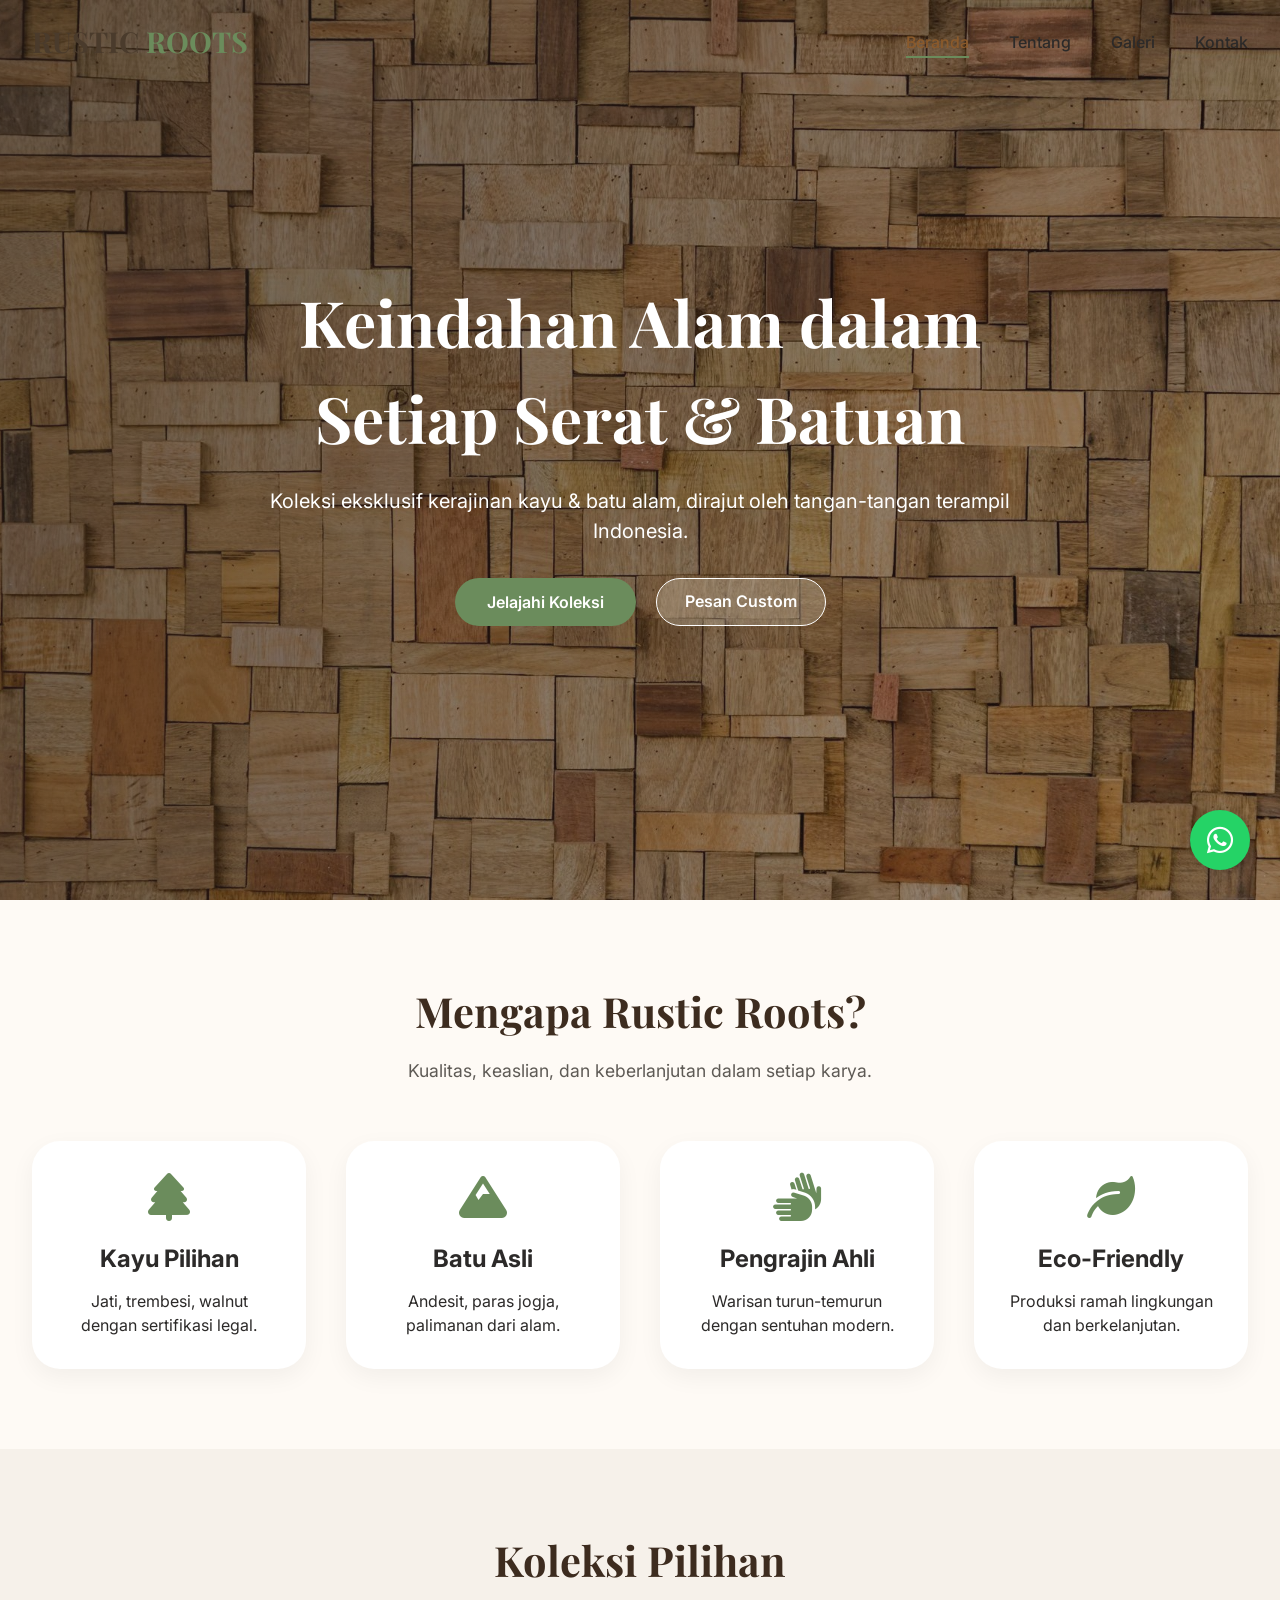
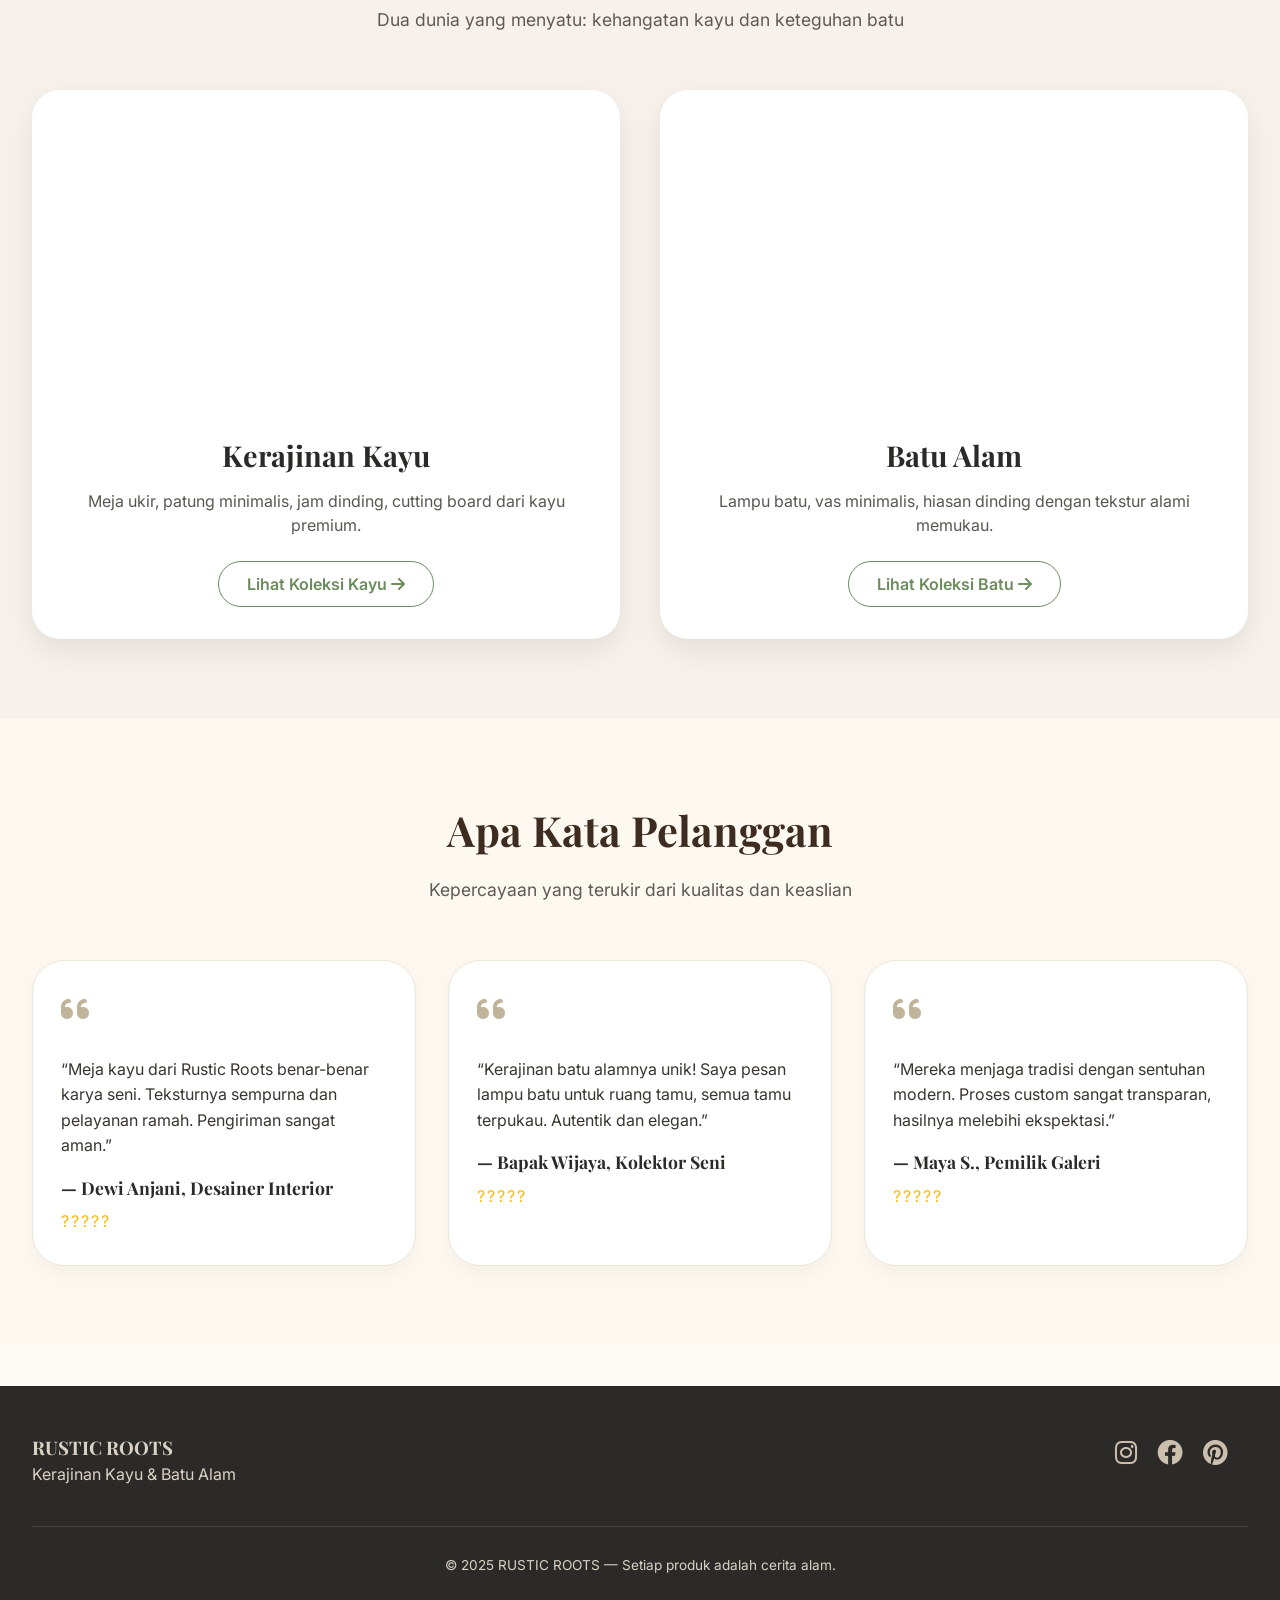
<file: index.html>
<!DOCTYPE html>
<html lang="id">
<head>
    <meta charset="UTF-8">
    <meta name="viewport" content="width=device-width, initial-scale=1.0">
    <title>Rustic Roots | Beranda</title>
    <link href="https://fonts.googleapis.com/css2?family=Inter:wght@300;400;500;600;700&family=Playfair+Display:wght@400;500;600;700;800&display=swap" rel="stylesheet">
    <link rel="stylesheet" href="https://cdnjs.cloudflare.com/ajax/libs/font-awesome/6.0.0-beta3/css/all.min.css">
    <link rel="stylesheet" href="style.css">
</head>
<body>
<nav class="navbar" id="navbar">
    <div class="nav-container">
        <a href="index.html" class="logo">RUSTIC <span>ROOTS</span></a>
        <div class="menu-toggle" id="menuToggle"><i class="fas fa-bars"></i></div>
        <ul class="nav-links" id="navLinks">
            <li><a href="index.html">Beranda</a></li>
            <li><a href="tentang.html">Tentang</a></li>
            <li><a href="galeri.html">Galeri</a></li>
            <li><a href="kontak.html">Kontak</a></li>
        </ul>
    </div>
</nav>

<section class="hero" style="min-height:100vh; background:linear-gradient(107deg, rgba(40,32,25,0.65) 0%, rgba(30,28,26,0.4) 100%), url('images/umum/hero-bg.webp') center/cover no-repeat; display:flex; align-items:center; text-align:center;">
    <div class="hero-content" style="max-width:780px; margin:0 auto; color:white;">
        <h1 style="font-size:4rem; margin-bottom:20px; font-family:'Playfair Display',serif;">Keindahan Alam dalam Setiap Serat & Batuan</h1>
        <p style="font-size:1.25rem; margin-bottom:32px;">Koleksi eksklusif kerajinan kayu & batu alam, dirajut oleh tangan-tangan terampil Indonesia.</p>
        <div class="hero-buttons" style="display:flex; gap:20px; justify-content:center; flex-wrap:wrap;">
            <a href="#kategori" class="btn-primary">Jelajahi Koleksi</a>
            <a href="kontak.html" class="btn-outline" style="background:rgba(255,255,240,0.2); color:white; border-color:white;">Pesan Custom</a>
        </div>
    </div>
</section>

<section class="feature-section" style="padding:80px 0;">
    <div class="container">
        <h2 class="section-title">Mengapa Rustic Roots?</h2>
        <p class="section-sub">Kualitas, keaslian, dan keberlanjutan dalam setiap karya.</p>
        <div class="feature-grid">
            <div class="feature-card"><i class="fas fa-tree"></i><h3>Kayu Pilihan</h3><p>Jati, trembesi, walnut dengan sertifikasi legal.</p></div>
            <div class="feature-card"><i class="fas fa-mountain"></i><h3>Batu Asli</h3><p>Andesit, paras jogja, palimanan dari alam.</p></div>
            <div class="feature-card"><i class="fas fa-hands"></i><h3>Pengrajin Ahli</h3><p>Warisan turun-temurun dengan sentuhan modern.</p></div>
            <div class="feature-card"><i class="fas fa-leaf"></i><h3>Eco-Friendly</h3><p>Produksi ramah lingkungan dan berkelanjutan.</p></div>
        </div>
    </div>
</section>

<section id="kategori" style="padding:80px 0; background:#F6F1EA;">
    <div class="container">
        <h2 class="section-title">Koleksi Pilihan</h2>
        <p class="section-sub">Dua dunia yang menyatu: kehangatan kayu dan keteguhan batu</p>
        <div class="category-grid-home">
            <div class="category-card-home">
                <div class="category-img" style="background-image:url('https://images.unsplash.com/photo-1618221195710-dd6b41faaea6?q=80&w=2000&auto=format');"></div>
                <h3>Kerajinan Kayu</h3>
                <p>Meja ukir, patung minimalis, jam dinding, cutting board dari kayu premium.</p>
                <a href="kayu.html" class="btn-outline">Lihat Koleksi Kayu <i class="fas fa-arrow-right"></i></a>
            </div>
            <div class="category-card-home">
                <div class="category-img" style="background-image:url('https://images.unsplash.com/photo-1602246880819-36ed7e1e55d0?q=80&w=1974&auto=format');"></div>
                <h3>Batu Alam</h3>
                <p>Lampu batu, vas minimalis, hiasan dinding dengan tekstur alami memukau.</p>
                <a href="batu.html" class="btn-outline">Lihat Koleksi Batu <i class="fas fa-arrow-right"></i></a>
            </div>
        </div>
    </div>
</section>

<!-- Testimoni Section -->
<section class="testimoni-section">
    <div class="container">
        <h2 class="section-title">Apa Kata Pelanggan</h2>
        <p class="section-sub">Kepercayaan yang terukir dari kualitas dan keaslian</p>
        <div class="testimoni-grid">
            <div class="testimoni-card">
                <i class="fas fa-quote-left"></i>
                <p class="testimoni-text">“Meja kayu dari Rustic Roots benar-benar karya seni. Teksturnya sempurna dan pelayanan ramah. Pengiriman sangat aman.”</p>
                <div class="testimoni-name">— Dewi Anjani, Desainer Interior</div>
                <div class="rating">?????</div>
            </div>
            <div class="testimoni-card">
                <i class="fas fa-quote-left"></i>
                <p class="testimoni-text">“Kerajinan batu alamnya unik! Saya pesan lampu batu untuk ruang tamu, semua tamu terpukau. Autentik dan elegan.”</p>
                <div class="testimoni-name">— Bapak Wijaya, Kolektor Seni</div>
                <div class="rating">?????</div>
            </div>
            <div class="testimoni-card">
                <i class="fas fa-quote-left"></i>
                <p class="testimoni-text">“Mereka menjaga tradisi dengan sentuhan modern. Proses custom sangat transparan, hasilnya melebihi ekspektasi.”</p>
                <div class="testimoni-name">— Maya S., Pemilik Galeri</div>
                <div class="rating">?????</div>
            </div>
        </div>
    </div>
</section>

<footer>
    <div class="container">
        <div class="footer-content">
            <div><h3 style="font-family:'Playfair Display';">RUSTIC ROOTS</h3><p>Kerajinan Kayu & Batu Alam</p></div>
            <div class="social-links"><a href="#"><i class="fab fa-instagram"></i></a><a href="#"><i class="fab fa-facebook"></i></a><a href="#"><i class="fab fa-pinterest"></i></a></div>
        </div>
        <div class="copyright">&copy; 2025 RUSTIC ROOTS — Setiap produk adalah cerita alam.</div>
    </div>
</footer>

<script src="script.js"></script>
</body>
</html>
</file>
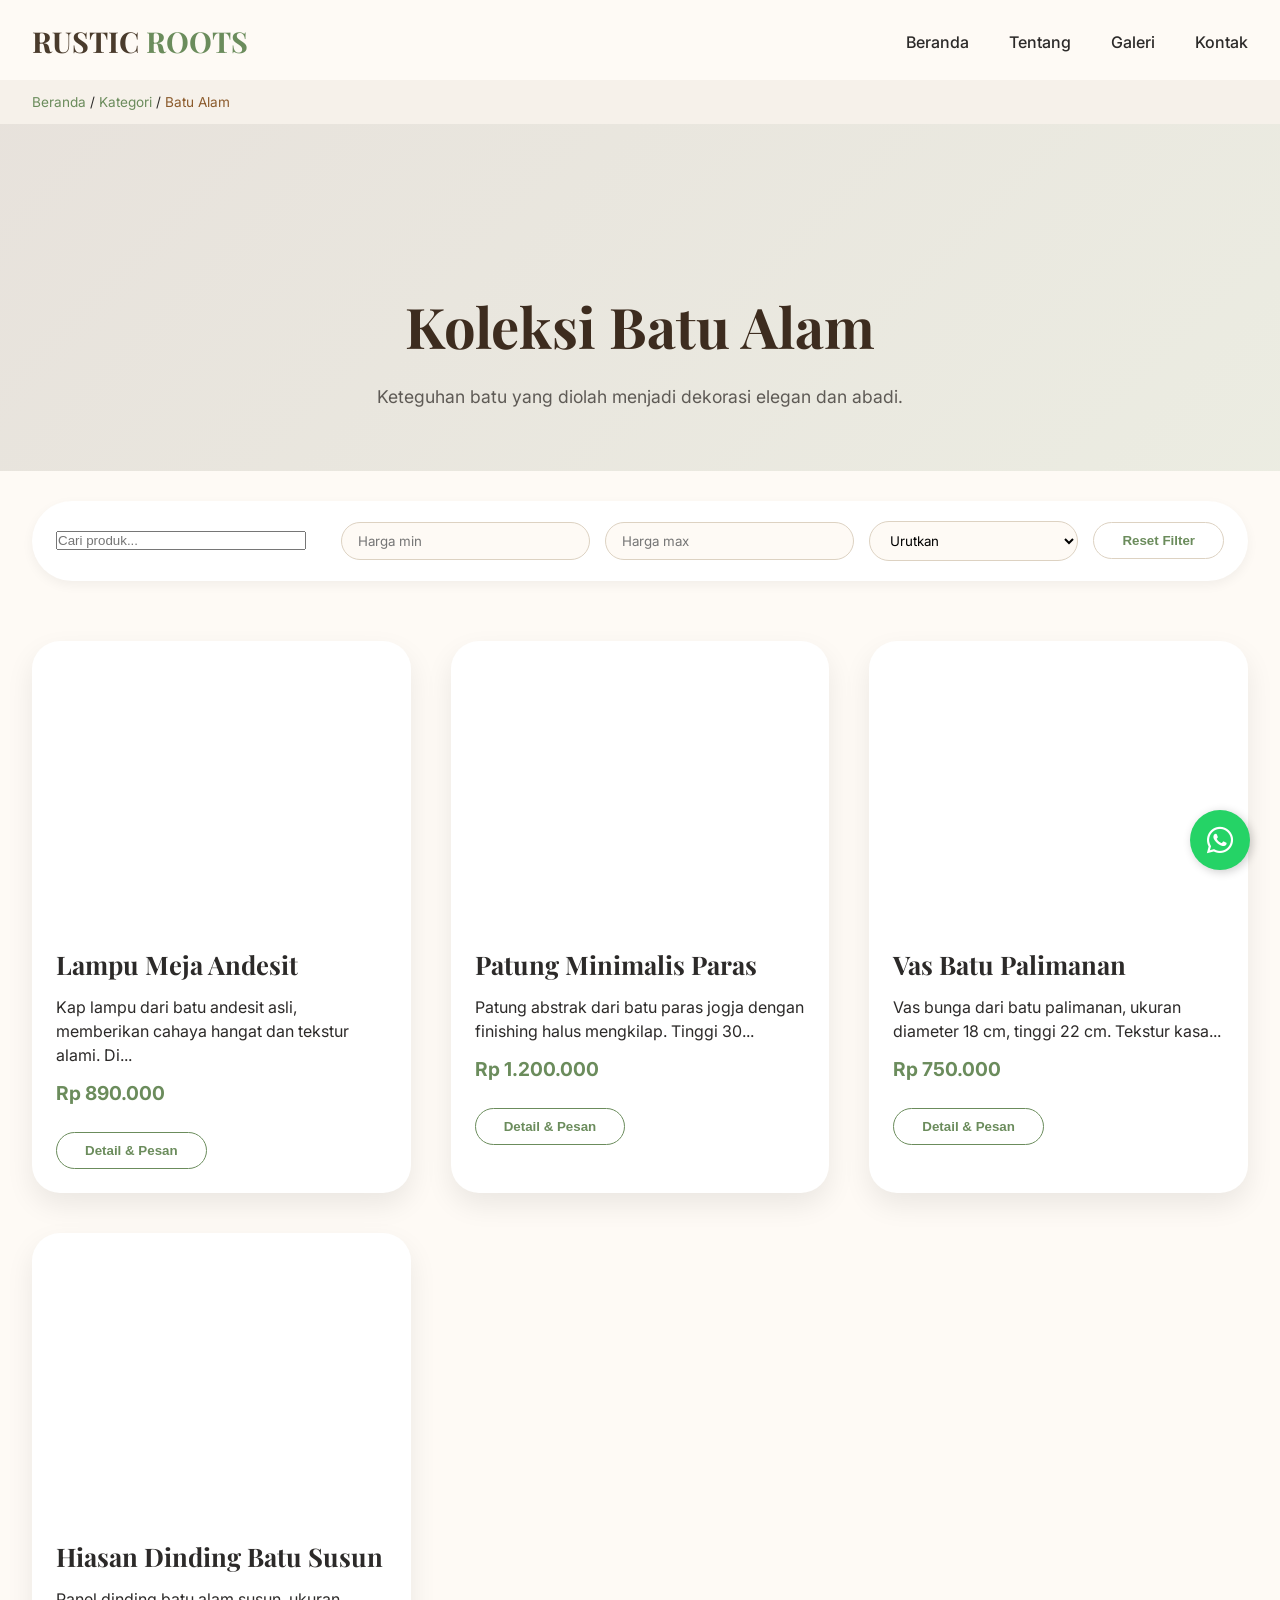
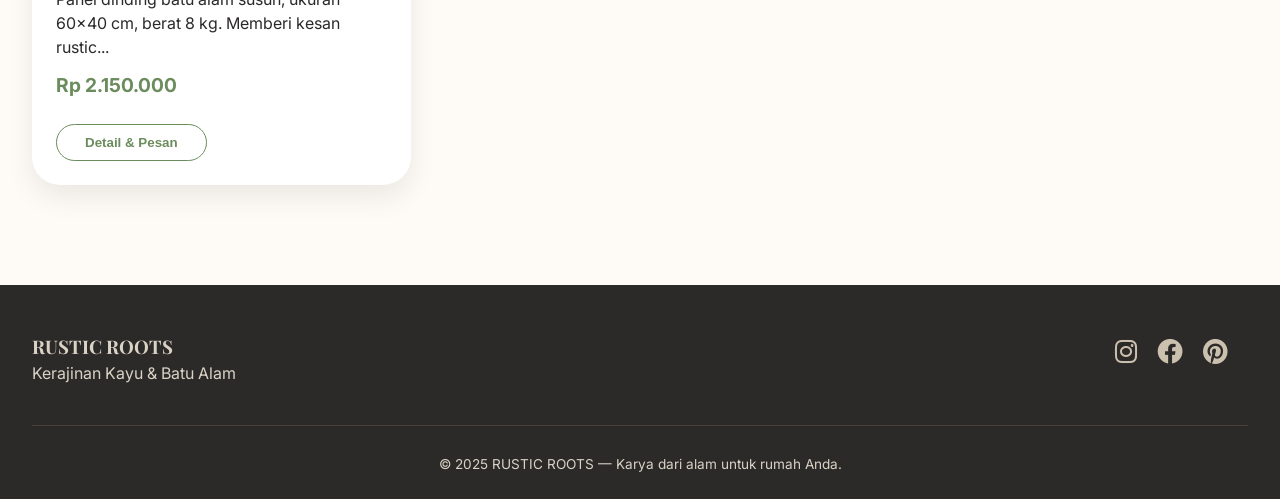
<file: batu.html>
<!DOCTYPE html>
<html lang="id">
<head>
    <meta charset="UTF-8">
    <meta name="viewport" content="width=device-width, initial-scale=1.0">
    <title>Rustic Roots | Koleksi Batu Alam</title>
    <link href="https://fonts.googleapis.com/css2?family=Inter:wght@300;400;500;600;700&family=Playfair+Display:wght@400;500;600;700;800&display=swap" rel="stylesheet">
    <link rel="stylesheet" href="https://cdnjs.cloudflare.com/ajax/libs/font-awesome/6.0.0-beta3/css/all.min.css">
    <link rel="stylesheet" href="style.css">
</head>
<body>
<nav class="navbar" id="navbar">
    <div class="nav-container">
        <a href="index.html" class="logo">RUSTIC <span>ROOTS</span></a>
        <div class="menu-toggle" id="menuToggle"><i class="fas fa-bars"></i></div>
        <ul class="nav-links" id="navLinks">
            <li><a href="index.html">Beranda</a></li>
            <li><a href="tentang.html">Tentang</a></li>
            <li><a href="galeri.html">Galeri</a></li>
            <li><a href="kontak.html">Kontak</a></li>
        </ul>
    </div>
</nav>

<div class="breadcrumb">
    <div class="container"><a href="index.html">Beranda</a> / <a href="index.html#kategori">Kategori</a> / <span>Batu Alam</span></div>
</div>

<div class="page-header" style="--bg-img: url('https://images.unsplash.com/photo-1602246880819-36ed7e1e55d0?q=80&w=1974&auto=format');">
    <div class="container"><h1>Koleksi Batu Alam</h1><p>Keteguhan batu yang diolah menjadi dekorasi elegan dan abadi.</p></div>
</div>

<div class="container">
    <!-- Filter Section -->
    <div class="filter-section">
        <div class="search-box">
            <input type="text" id="searchInput" placeholder="Cari produk...">
        </div>
        <div class="filter-group">
            <input type="number" id="minPrice" placeholder="Harga min" step="50000">
            <input type="number" id="maxPrice" placeholder="Harga max" step="50000">
            <select id="sortSelect">
                <option value="default">Urutkan</option>
                <option value="price_asc">Harga: Rendah ke Tinggi</option>
                <option value="price_desc">Harga: Tinggi ke Rendah</option>
                <option value="name_asc">Nama: A-Z</option>
            </select>
            <button id="resetFilter" class="btn-outline filter-reset">Reset Filter</button>
        </div>
    </div>
    <div class="product-grid" id="productGrid"></div>
</div>

<!-- Modal -->
<div id="productModal" class="modal">
    <div class="modal-content">
        <div class="modal-header"><h2>Detail Produk</h2><span class="close-modal">&times;</span></div>
        <div class="modal-body" id="modalBody"></div>
        <div class="modal-footer"><button class="btn-outline" id="closeModalBtn">Tutup</button><a href="#" id="whatsappOrderBtn" class="btn-primary" target="_blank"><i class="fab fa-whatsapp"></i> Pesan via WhatsApp</a></div>
    </div>
</div>

<footer>
    <div class="container">
        <div class="footer-content"><div><h3 style="font-family:'Playfair Display';">RUSTIC ROOTS</h3><p>Kerajinan Kayu & Batu Alam</p></div><div class="social-links"><a href="#"><i class="fab fa-instagram"></i></a><a href="#"><i class="fab fa-facebook"></i></a><a href="#"><i class="fab fa-pinterest"></i></a></div></div>
        <div class="copyright">&copy; 2025 RUSTIC ROOTS — Karya dari alam untuk rumah Anda.</div>
    </div>
</footer>

<script src="script.js"></script>
<script>
    let stoneProducts = [];

    fetch('data/produk-batu.json')
        .then(response => response.json())
        .then(data => {
            stoneProducts = data.products;
            initFilterAndRender();
        })
        .catch(error => console.error('Error loading products:', error));

    const productGrid = document.getElementById('productGrid');
    
    function renderProducts(products) {
        productGrid.innerHTML = '';
        products.forEach(p => {
            const card = document.createElement('div');
            card.className = 'product-card';
            card.innerHTML = `<div class="product-img" style="background-image:url('${p.images[0]}');"></div><div class="product-info"><h3>${p.name}</h3><p>${p.description.substring(0,80)}...</p><div class="product-price">${p.priceFormatted}</div><button class="btn-outline detail-btn" data-id="${p.id}" style="margin-top:12px;">Detail & Pesan</button></div>`;
            productGrid.appendChild(card);
        });
        document.querySelectorAll('.detail-btn').forEach(btn => btn.addEventListener('click', (e) => { 
            const id = parseInt(btn.dataset.id); 
            const product = stoneProducts.find(x => x.id === id); 
            if(product) showModal(product); 
        }));
    }

    const modal = document.getElementById('productModal');
    const modalBody = document.getElementById('modalBody');
    const closeSpan = document.querySelector('.close-modal');
    const closeBtn = document.getElementById('closeModalBtn');
    const waBtn = document.getElementById('whatsappOrderBtn');

    function showModal(product) {
        modalBody.innerHTML = `<div class="modal-gallery"><img class="main-image" id="modalMainImage" src="${product.images[0]}"><div class="thumbnail-list">${product.images.map((img,idx) => `<img class="thumbnail ${idx===0?'active':''}" src="${img}" data-img="${img}">`).join('')}</div></div><div class="modal-detail"><h3>${product.name}</h3><div class="price">${product.priceFormatted}</div><p><strong>Deskripsi:</strong><br>${product.description}</p><p><i class="fas fa-images"></i> ${product.images.length} foto</p></div>`;
        const thumbnails = document.querySelectorAll('.thumbnail');
        const mainImg = document.getElementById('modalMainImage');
        thumbnails.forEach(t => t.addEventListener('click', () => { mainImg.src = t.dataset.img; thumbnails.forEach(th => th.classList.remove('active')); t.classList.add('active'); }));
        waBtn.href = `https://wa.me/6281210166425?text=${encodeURIComponent(`Halo, saya tertarik dengan produk "${product.name}" (${product.priceFormatted}).`)}`;
        modal.style.display = 'flex';
        document.body.style.overflow = 'hidden';
    }
    function closeModal() { modal.style.display = 'none'; document.body.style.overflow = 'auto'; }
    closeSpan.addEventListener('click', closeModal);
    closeBtn.addEventListener('click', closeModal);
    window.addEventListener('click', (e) => { if(e.target === modal) closeModal(); });

    function initFilterAndRender() {
        if (typeof initFilter === 'function') {
            initFilter(stoneProducts, 'productGrid', renderProducts);
        } else {
            // Fallback filter
            const searchInput = document.getElementById('searchInput');
            const minPrice = document.getElementById('minPrice');
            const maxPrice = document.getElementById('maxPrice');
            const sortSelect = document.getElementById('sortSelect');
            const resetBtn = document.getElementById('resetFilter');
            function filterAndRender() {
                let filtered = [...stoneProducts];
                const keyword = searchInput.value.toLowerCase();
                if (keyword) filtered = filtered.filter(p => p.name.toLowerCase().includes(keyword));
                const min = minPrice.value ? parseInt(minPrice.value) : 0;
                const max = maxPrice.value ? parseInt(maxPrice.value) : Infinity;
                filtered = filtered.filter(p => p.price >= min && p.price <= max);
                const sort = sortSelect.value;
                if (sort === 'price_asc') filtered.sort((a,b) => a.price - b.price);
                else if (sort === 'price_desc') filtered.sort((a,b) => b.price - a.price);
                else if (sort === 'name_asc') filtered.sort((a,b) => a.name.localeCompare(b.name));
                renderProducts(filtered);
            }
            searchInput.addEventListener('input', filterAndRender);
            minPrice.addEventListener('input', filterAndRender);
            maxPrice.addEventListener('input', filterAndRender);
            sortSelect.addEventListener('change', filterAndRender);
            resetBtn.addEventListener('click', () => {
                searchInput.value = '';
                minPrice.value = '';
                maxPrice.value = '';
                sortSelect.value = 'default';
                filterAndRender();
            });
            filterAndRender();
        }
    }
</script>
</body>
</html>
</file>
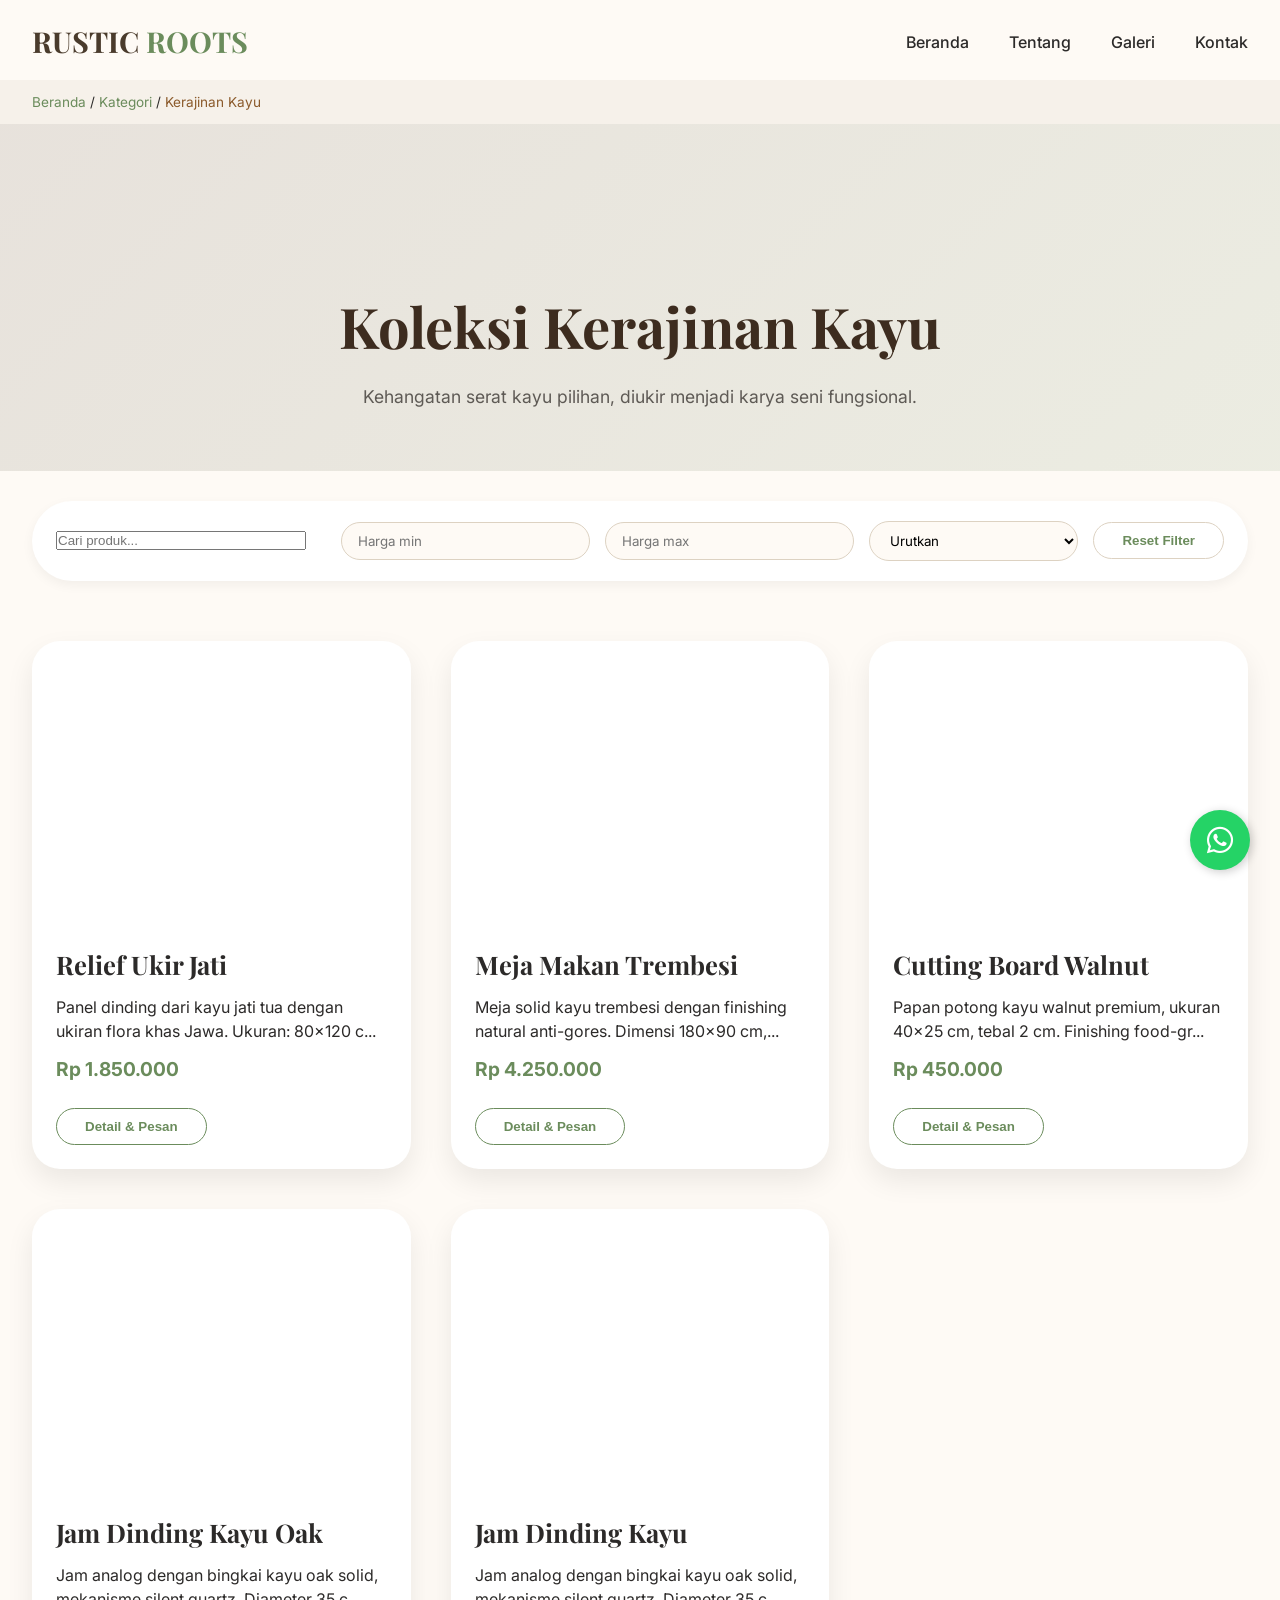
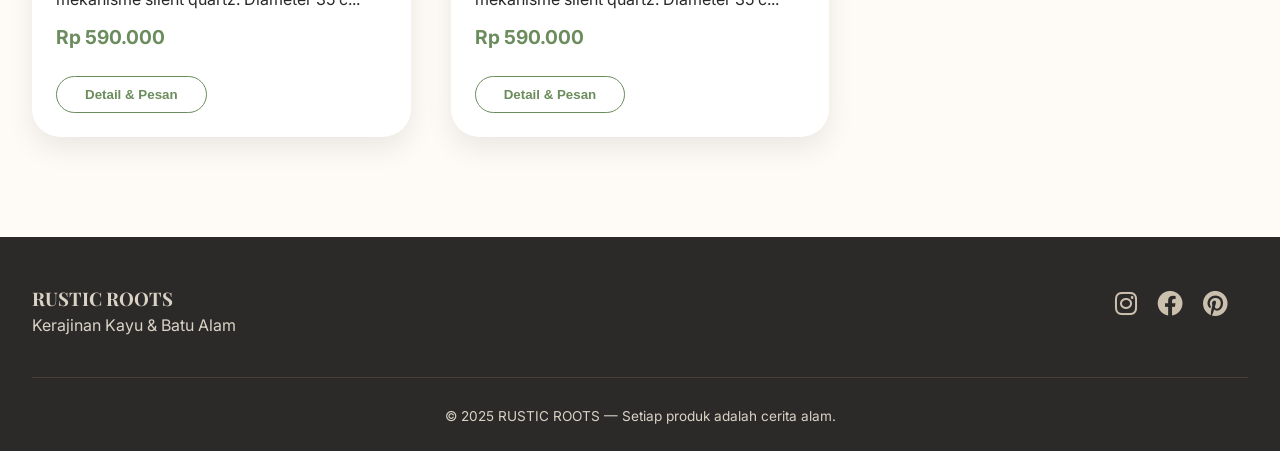
<file: kayu.html>
<!DOCTYPE html>
<html lang="id">
<head>
    <meta charset="UTF-8">
    <meta name="viewport" content="width=device-width, initial-scale=1.0">
    <title>Rustic Roots | Koleksi Kayu</title>
    <link href="https://fonts.googleapis.com/css2?family=Inter:wght@300;400;500;600;700&family=Playfair+Display:wght@400;500;600;700;800&display=swap" rel="stylesheet">
    <link rel="stylesheet" href="https://cdnjs.cloudflare.com/ajax/libs/font-awesome/6.0.0-beta3/css/all.min.css">
    <link rel="stylesheet" href="style.css">
</head>
<body>
<nav class="navbar" id="navbar">
    <div class="nav-container">
        <a href="index.html" class="logo">RUSTIC <span>ROOTS</span></a>
        <div class="menu-toggle" id="menuToggle"><i class="fas fa-bars"></i></div>
        <ul class="nav-links" id="navLinks">
            <li><a href="index.html">Beranda</a></li>
            <li><a href="tentang.html">Tentang</a></li>
            <li><a href="galeri.html">Galeri</a></li>
            <li><a href="kontak.html">Kontak</a></li>
        </ul>
    </div>
</nav>

<div class="breadcrumb">
    <div class="container"><a href="index.html">Beranda</a> / <a href="index.html#kategori">Kategori</a> / <span>Kerajinan Kayu</span></div>
</div>

<div class="page-header" style="--bg-img: url('https://images.unsplash.com/photo-1618221195710-dd6b41faaea6?q=80&w=2000&auto=format');">
    <div class="container"><h1>Koleksi Kerajinan Kayu</h1><p>Kehangatan serat kayu pilihan, diukir menjadi karya seni fungsional.</p></div>
</div>

<div class="container">
    <!-- Filter Section -->
    <div class="filter-section">
        <div class="search-box">
            <input type="text" id="searchInput" placeholder="Cari produk...">
        </div>
        <div class="filter-group">
            <input type="number" id="minPrice" placeholder="Harga min" step="50000">
            <input type="number" id="maxPrice" placeholder="Harga max" step="50000">
            <select id="sortSelect">
                <option value="default">Urutkan</option>
                <option value="price_asc">Harga: Rendah ke Tinggi</option>
                <option value="price_desc">Harga: Tinggi ke Rendah</option>
                <option value="name_asc">Nama: A-Z</option>
            </select>
            <button id="resetFilter" class="btn-outline filter-reset">Reset Filter</button>
        </div>
    </div>
    <div class="product-grid" id="productGrid"></div>
</div>

<!-- Modal -->
<div id="productModal" class="modal">
    <div class="modal-content">
        <div class="modal-header"><h2>Detail Produk</h2><span class="close-modal">&times;</span></div>
        <div class="modal-body" id="modalBody"></div>
        <div class="modal-footer"><button class="btn-outline" id="closeModalBtn">Tutup</button><a href="#" id="whatsappOrderBtn" class="btn-primary" target="_blank"><i class="fab fa-whatsapp"></i> Pesan via WhatsApp</a></div>
    </div>
</div>

<footer>
    <div class="container">
        <div class="footer-content"><div><h3 style="font-family:'Playfair Display';">RUSTIC ROOTS</h3><p>Kerajinan Kayu & Batu Alam</p></div><div class="social-links"><a href="#"><i class="fab fa-instagram"></i></a><a href="#"><i class="fab fa-facebook"></i></a><a href="#"><i class="fab fa-pinterest"></i></a></div></div>
        <div class="copyright">&copy; 2025 RUSTIC ROOTS — Setiap produk adalah cerita alam.</div>
    </div>
</footer>

<script src="script.js"></script>
<script>
    let woodProducts = [];

    fetch('data/produk-kayu.json')
        .then(response => response.json())
        .then(data => {
            woodProducts = data.products;
            initFilterAndRender();
        })
        .catch(error => console.error('Error loading products:', error));

    const productGrid = document.getElementById('productGrid');
    
    function renderProducts(products) {
        productGrid.innerHTML = '';
        products.forEach(p => {
            const card = document.createElement('div');
            card.className = 'product-card';
            card.innerHTML = `<div class="product-img" style="background-image:url('${p.images[0]}');"></div><div class="product-info"><h3>${p.name}</h3><p>${p.description.substring(0,80)}...</p><div class="product-price">${p.priceFormatted}</div><button class="btn-outline detail-btn" data-id="${p.id}" style="margin-top:12px;">Detail & Pesan</button></div>`;
            productGrid.appendChild(card);
        });
        document.querySelectorAll('.detail-btn').forEach(btn => btn.addEventListener('click', (e) => { 
            const id = parseInt(btn.dataset.id); 
            const product = woodProducts.find(x => x.id === id); 
            if(product) showModal(product); 
        }));
    }

    const modal = document.getElementById('productModal');
    const modalBody = document.getElementById('modalBody');
    const closeSpan = document.querySelector('.close-modal');
    const closeBtn = document.getElementById('closeModalBtn');
    const waBtn = document.getElementById('whatsappOrderBtn');

    function showModal(product) {
        modalBody.innerHTML = `<div class="modal-gallery"><img class="main-image" id="modalMainImage" src="${product.images[0]}"><div class="thumbnail-list">${product.images.map((img,idx) => `<img class="thumbnail ${idx===0?'active':''}" src="${img}" data-img="${img}">`).join('')}</div></div><div class="modal-detail"><h3>${product.name}</h3><div class="price">${product.priceFormatted}</div><p><strong>Deskripsi:</strong><br>${product.description}</p><p><i class="fas fa-images"></i> ${product.images.length} foto</p></div>`;
        const thumbnails = document.querySelectorAll('.thumbnail');
        const mainImg = document.getElementById('modalMainImage');
        thumbnails.forEach(t => t.addEventListener('click', () => { mainImg.src = t.dataset.img; thumbnails.forEach(th => th.classList.remove('active')); t.classList.add('active'); }));
        waBtn.href = `https://wa.me/6281210166425?text=${encodeURIComponent(`Halo, saya tertarik dengan produk "${product.name}" (${product.priceFormatted}).`)}`;
        modal.style.display = 'flex';
        document.body.style.overflow = 'hidden';
    }
    function closeModal() { modal.style.display = 'none'; document.body.style.overflow = 'auto'; }
    closeSpan.addEventListener('click', closeModal);
    closeBtn.addEventListener('click', closeModal);
    window.addEventListener('click', (e) => { if(e.target === modal) closeModal(); });

    function initFilterAndRender() {
        if (typeof initFilter === 'function') {
            initFilter(woodProducts, 'productGrid', renderProducts);
        } else {
            // Fallback filter
            const searchInput = document.getElementById('searchInput');
            const minPrice = document.getElementById('minPrice');
            const maxPrice = document.getElementById('maxPrice');
            const sortSelect = document.getElementById('sortSelect');
            const resetBtn = document.getElementById('resetFilter');
            function filterAndRender() {
                let filtered = [...woodProducts];
                const keyword = searchInput.value.toLowerCase();
                if (keyword) filtered = filtered.filter(p => p.name.toLowerCase().includes(keyword));
                const min = minPrice.value ? parseInt(minPrice.value) : 0;
                const max = maxPrice.value ? parseInt(maxPrice.value) : Infinity;
                filtered = filtered.filter(p => p.price >= min && p.price <= max);
                const sort = sortSelect.value;
                if (sort === 'price_asc') filtered.sort((a,b) => a.price - b.price);
                else if (sort === 'price_desc') filtered.sort((a,b) => b.price - a.price);
                else if (sort === 'name_asc') filtered.sort((a,b) => a.name.localeCompare(b.name));
                renderProducts(filtered);
            }
            searchInput.addEventListener('input', filterAndRender);
            minPrice.addEventListener('input', filterAndRender);
            maxPrice.addEventListener('input', filterAndRender);
            sortSelect.addEventListener('change', filterAndRender);
            resetBtn.addEventListener('click', () => {
                searchInput.value = '';
                minPrice.value = '';
                maxPrice.value = '';
                sortSelect.value = 'default';
                filterAndRender();
            });
            filterAndRender();
        }
    }
</script>
</body>
</html>
</file>
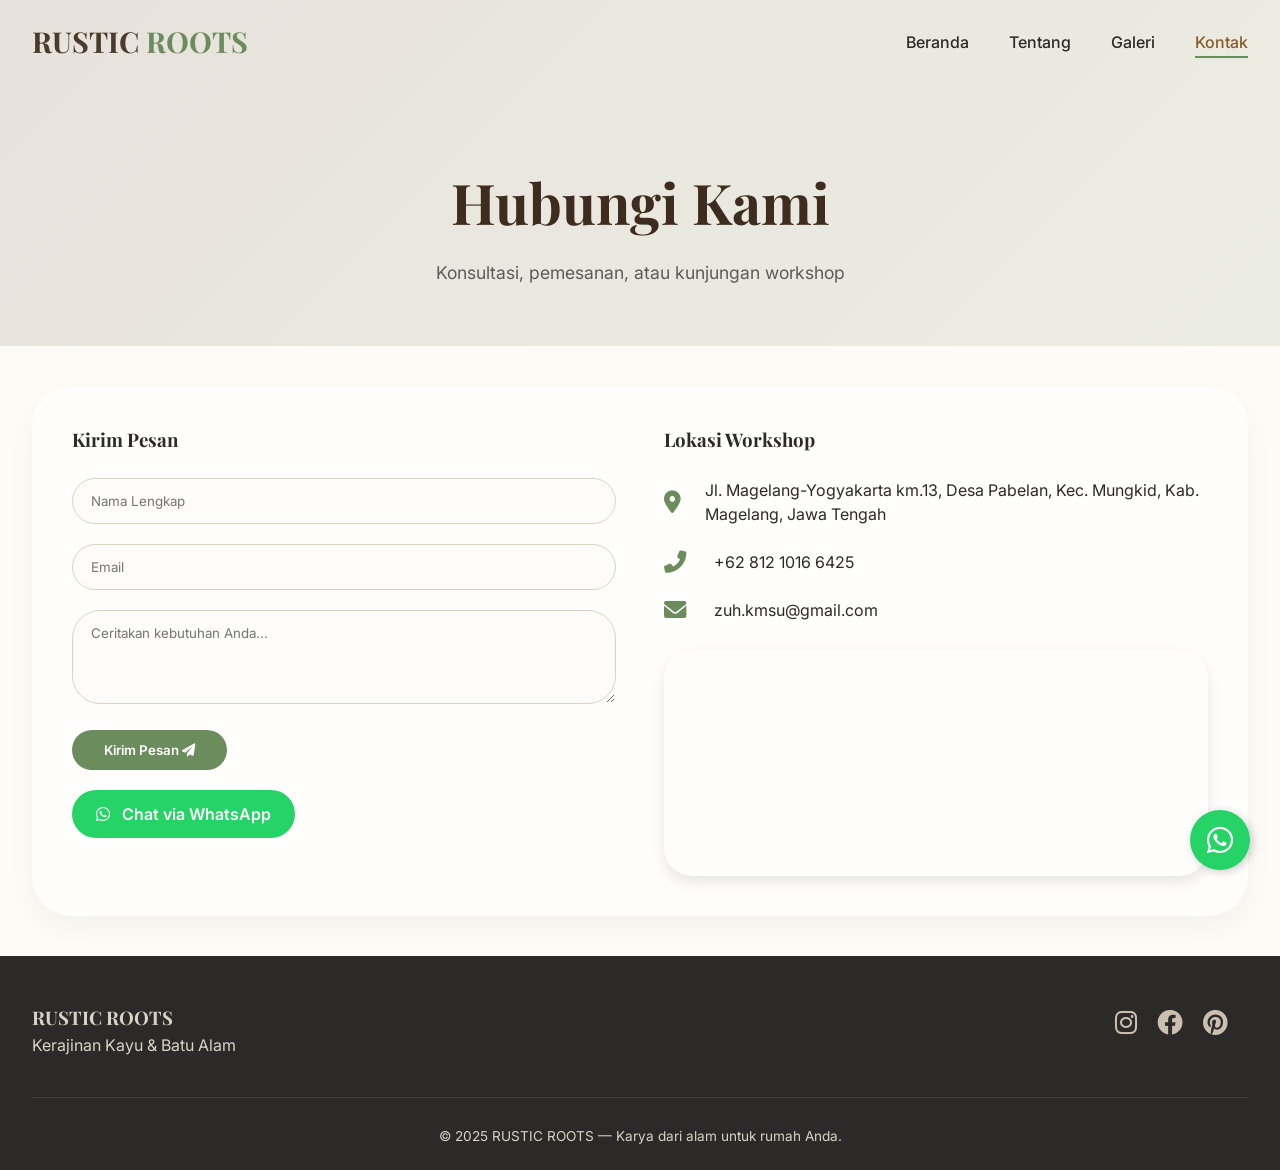
<file: kontak.html>
<!DOCTYPE html>
<html lang="id">
<head>
    <meta charset="UTF-8">
    <meta name="viewport" content="width=device-width, initial-scale=1.0">
    <title>Rustic Roots | Kontak</title>
    <link href="https://fonts.googleapis.com/css2?family=Inter:wght@300;400;500;600;700&family=Playfair+Display:wght@400;500;600;700;800&display=swap" rel="stylesheet">
    <link rel="stylesheet" href="https://cdnjs.cloudflare.com/ajax/libs/font-awesome/6.0.0-beta3/css/all.min.css">
    <link rel="stylesheet" href="style.css">
</head>
<body>
<nav class="navbar" id="navbar">
    <div class="nav-container">
        <a href="index.html" class="logo">RUSTIC <span>ROOTS</span></a>
        <div class="menu-toggle" id="menuToggle"><i class="fas fa-bars"></i></div>
        <ul class="nav-links" id="navLinks">
            <li><a href="index.html">Beranda</a></li>
            <li><a href="tentang.html">Tentang</a></li>
            <li><a href="galeri.html">Galeri</a></li>
            <li><a href="kontak.html">Kontak</a></li>
        </ul>
    </div>
</nav>

<div class="page-header" style="--bg-img: url('https://images.unsplash.com/photo-1583847268964-b28dc8f51f92?q=80&w=1974&auto=format');">
    <div class="container"><h1>Hubungi Kami</h1><p>Konsultasi, pemesanan, atau kunjungan workshop</p></div>
</div>

<div class="container">
    <div class="contact-wrapper">
        <div class="contact-form">
            <h3 style="font-family:'Playfair Display'; margin-bottom:24px;">Kirim Pesan</h3>
            <form id="contactForm">
                <div class="form-group"><input type="text" placeholder="Nama Lengkap" id="nameInput" required></div>
                <div class="form-group"><input type="email" placeholder="Email" required></div>
                <div class="form-group"><textarea rows="4" placeholder="Ceritakan kebutuhan Anda..."></textarea></div>
                <button type="submit" class="btn-primary">Kirim Pesan <i class="fas fa-paper-plane"></i></button>
            </form>
            <a href="https://wa.me/6281210166425?text=Halo%20Rustic%20Roots%2C%20saya%20tertarik%20dengan%20produk%20kayu%2Fbatu%20alam" class="wa-link" target="_blank"><i class="fab fa-whatsapp"></i> Chat via WhatsApp</a>
        </div>
        <div class="contact-info">
            <h3 style="font-family:'Playfair Display'; margin-bottom:24px;">Lokasi Workshop</h3>
            <div class="info-detail"><i class="fas fa-map-marker-alt"></i> Jl. Magelang-Yogyakarta km.13, Desa Pabelan, Kec. Mungkid, Kab. Magelang, Jawa Tengah</div>
            <div class="info-detail"><i class="fas fa-phone-alt"></i> +62 812 1016 6425</div>
            <div class="info-detail"><i class="fas fa-envelope"></i> zuh.kmsu@gmail.com</div>
            <div class="map-container">
                <iframe src="https://www.google.com/maps/embed?pb=!1m18!1m12!1m3!1d3951.208258613909!2d112.60721061477694!3d-7.966647981811937!2m3!1f0!2f0!3f0!3m2!1i1024!2i768!4f13.1!3m3!1m2!1s0x2dd629d8a4b9d5f7%3A0x4027a76e352eb20!2sMalang!5e0!3m2!1sid!2sid!4v1700000000000!5m2!1sid!2sid" width="100%" height="220" style="border:0;" allowfullscreen loading="lazy"></iframe>
            </div>
        </div>
    </div>
</div>

<footer>
    <div class="container">
        <div class="footer-content">
            <div><h3 style="font-family:'Playfair Display';">RUSTIC ROOTS</h3><p>Kerajinan Kayu & Batu Alam</p></div>
            <div class="social-links"><a href="#"><i class="fab fa-instagram"></i></a><a href="#"><i class="fab fa-facebook"></i></a><a href="#"><i class="fab fa-pinterest"></i></a></div>
        </div>
        <div class="copyright">&copy; 2025 RUSTIC ROOTS — Karya dari alam untuk rumah Anda.</div>
    </div>
</footer>
<script src="script.js"></script>
</body>
</html>
</file>
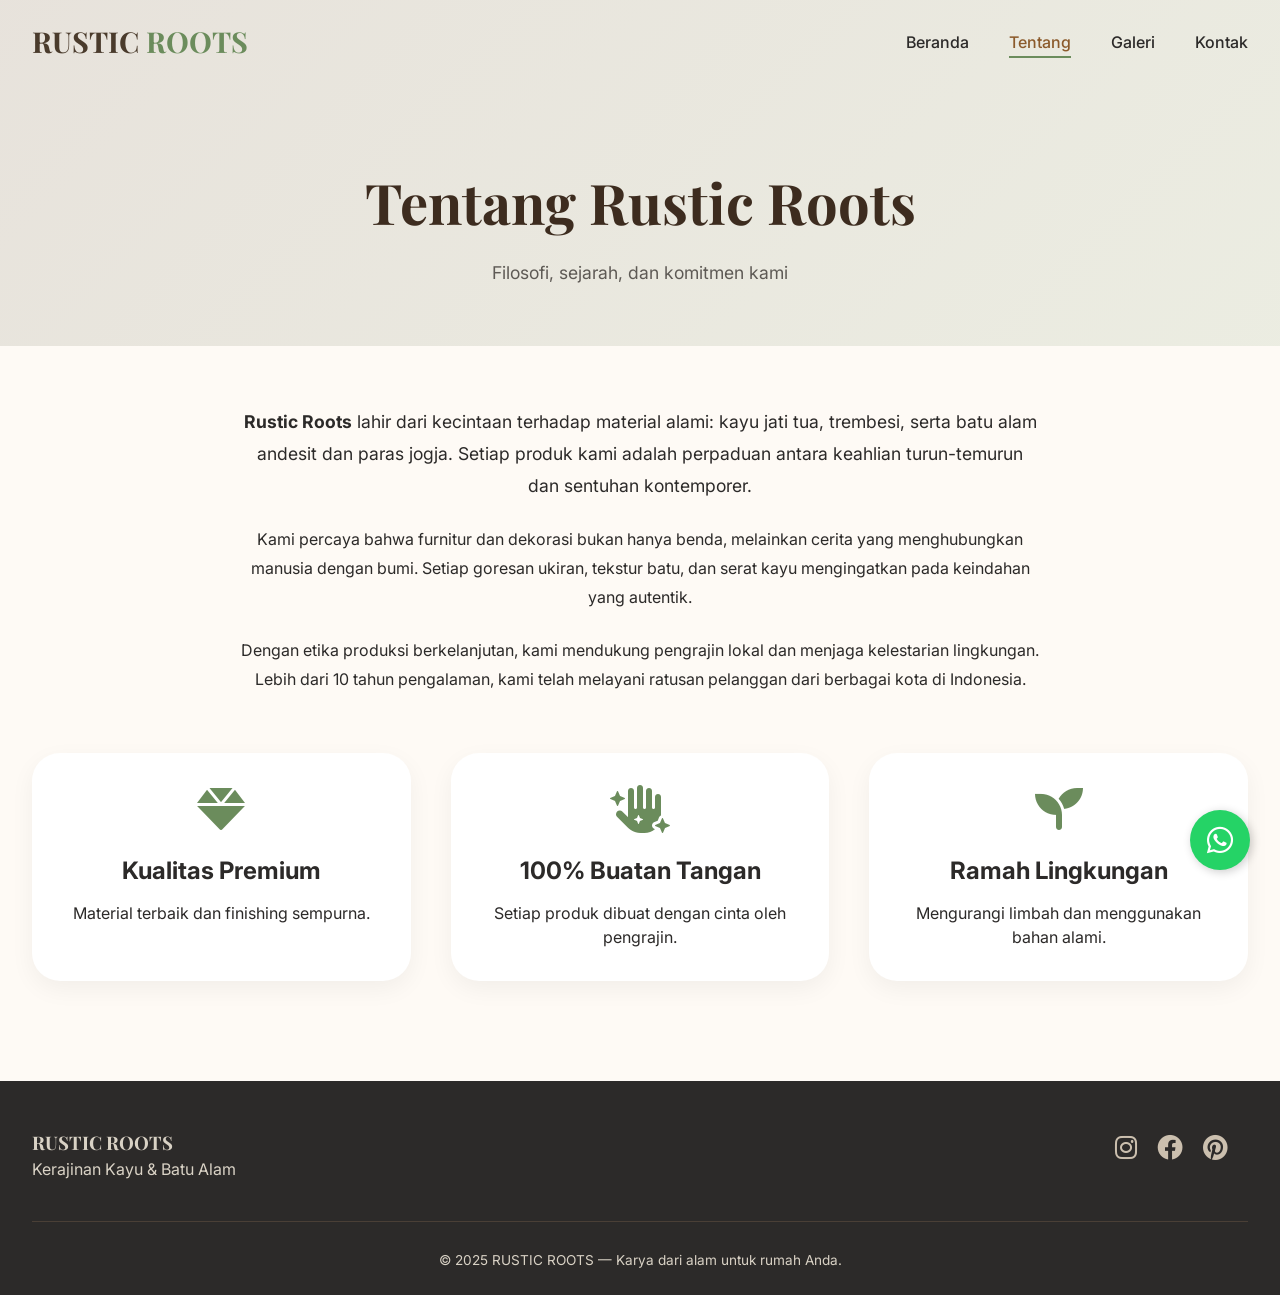
<file: tentang.html>
<!DOCTYPE html>
<html lang="id">
<head>
    <meta charset="UTF-8">
    <meta name="viewport" content="width=device-width, initial-scale=1.0">
    <title>Rustic Roots | Tentang Kami</title>
    <link href="https://fonts.googleapis.com/css2?family=Inter:wght@300;400;500;600;700&family=Playfair+Display:wght@400;500;600;700;800&display=swap" rel="stylesheet">
    <link rel="stylesheet" href="https://cdnjs.cloudflare.com/ajax/libs/font-awesome/6.0.0-beta3/css/all.min.css">
    <link rel="stylesheet" href="style.css">
</head>
<body>
<nav class="navbar" id="navbar">
    <div class="nav-container">
        <a href="index.html" class="logo">RUSTIC <span>ROOTS</span></a>
        <div class="menu-toggle" id="menuToggle"><i class="fas fa-bars"></i></div>
        <ul class="nav-links" id="navLinks">
            <li><a href="index.html">Beranda</a></li>
            <li><a href="tentang.html">Tentang</a></li>
            <li><a href="galeri.html">Galeri</a></li>
            <li><a href="kontak.html">Kontak</a></li>
        </ul>
    </div>
</nav>

<div class="page-header" style="--bg-img: url('https://images.unsplash.com/photo-1583847268964-b28dc8f51f92?q=80&w=1974&auto=format');">
    <div class="container"><h1>Tentang Rustic Roots</h1><p>Filosofi, sejarah, dan komitmen kami</p></div>
</div>

<section style="padding:60px 0;">
    <div class="container">
        <div style="max-width:800px; margin:0 auto; text-align:center;">
            <p style="margin-bottom:24px; line-height:1.8; font-size:1.1rem;"><strong>Rustic Roots</strong> lahir dari kecintaan terhadap material alami: kayu jati tua, trembesi, serta batu alam andesit dan paras jogja. Setiap produk kami adalah perpaduan antara keahlian turun-temurun dan sentuhan kontemporer.</p>
            <p style="margin-bottom:24px; line-height:1.8;">Kami percaya bahwa furnitur dan dekorasi bukan hanya benda, melainkan cerita yang menghubungkan manusia dengan bumi. Setiap goresan ukiran, tekstur batu, dan serat kayu mengingatkan pada keindahan yang autentik.</p>
            <p style="margin-bottom:24px; line-height:1.8;">Dengan etika produksi berkelanjutan, kami mendukung pengrajin lokal dan menjaga kelestarian lingkungan. Lebih dari 10 tahun pengalaman, kami telah melayani ratusan pelanggan dari berbagai kota di Indonesia.</p>
        </div>
        <div class="feature-grid" style="margin-top:60px;">
            <div class="feature-card"><i class="fas fa-gem"></i><h3>Kualitas Premium</h3><p>Material terbaik dan finishing sempurna.</p></div>
            <div class="feature-card"><i class="fas fa-hand-sparkles"></i><h3>100% Buatan Tangan</h3><p>Setiap produk dibuat dengan cinta oleh pengrajin.</p></div>
            <div class="feature-card"><i class="fas fa-seedling"></i><h3>Ramah Lingkungan</h3><p>Mengurangi limbah dan menggunakan bahan alami.</p></div>
        </div>
    </div>
</section>

<footer>
    <div class="container">
        <div class="footer-content">
            <div><h3 style="font-family:'Playfair Display';">RUSTIC ROOTS</h3><p>Kerajinan Kayu & Batu Alam</p></div>
            <div class="social-links"><a href="#"><i class="fab fa-instagram"></i></a><a href="#"><i class="fab fa-facebook"></i></a><a href="#"><i class="fab fa-pinterest"></i></a></div>
        </div>
        <div class="copyright">&copy; 2025 RUSTIC ROOTS — Karya dari alam untuk rumah Anda.</div>
    </div>
</footer>
<script src="script.js"></script>
</body>
</html>
</file>
<file: style.css>
/* style.css - Rustic Roots */
* {
    margin: 0;
    padding: 0;
    box-sizing: border-box;
}

body {
    font-family: 'Inter', sans-serif;
    background-color: #FEFAF5;
    color: #2C2A29;
    line-height: 1.5;
}

.container {
    max-width: 1280px;
    margin: 0 auto;
    padding: 0 32px;
}

/* Navbar */
.navbar {
    position: fixed;
    top: 0;
    left: 0;
    width: 100%;
    z-index: 1000;
    padding: 20px 32px;
    transition: all 0.4s ease;
    background: transparent;
}

.navbar.scrolled {
    background: rgba(255, 250, 240, 0.95);
    backdrop-filter: blur(8px);
    padding: 14px 32px;
    box-shadow: 0 8px 20px rgba(0, 0, 0, 0.05);
}

.nav-container {
    max-width: 1280px;
    margin: 0 auto;
    display: flex;
    justify-content: space-between;
    align-items: center;
}

.logo {
    font-size: 1.8rem;
    font-weight: 700;
    color: #4A3B2C;
    text-decoration: none;
    font-family: 'Playfair Display', serif;
}

.logo span {
    color: #6B8C5C;
}

.nav-links {
    display: flex;
    gap: 2.5rem;
    list-style: none;
}

.nav-links a {
    text-decoration: none;
    font-weight: 500;
    color: #2C2A29;
    transition: 0.2s;
}

.nav-links a:hover,
.nav-links a.active {
    color: #8B5A2B;
    border-bottom: 2px solid #6B8C5C;
    padding-bottom: 4px;
}

.menu-toggle {
    display: none;
    font-size: 1.8rem;
    cursor: pointer;
    color: #4A3B2C;
}

/* Buttons */
.btn-primary {
    display: inline-block;
    background-color: #6B8C5C;
    color: white;
    padding: 12px 32px;
    border-radius: 40px;
    text-decoration: none;
    font-weight: 600;
    transition: all 0.3s;
    border: none;
    cursor: pointer;
    font-family: 'Inter', sans-serif;
}

.btn-primary:hover {
    background-color: #557A46;
    transform: translateY(-3px);
    box-shadow: 0 12px 20px rgba(107, 140, 92, 0.25);
}

.btn-outline {
    background: transparent;
    border: 1.5px solid #6B8C5C;
    color: #6B8C5C;
    padding: 10px 28px;
    border-radius: 40px;
    text-decoration: none;
    font-weight: 600;
    transition: 0.3s;
    display: inline-block;
    cursor: pointer;
}

.btn-outline:hover {
    background: #6B8C5C;
    color: white;
}

/* Page Header */
.page-header {
    padding: 160px 0 60px;
    background: linear-gradient(135deg, #4A3B2C20, #6B8C5C20), var(--bg-img, url('https://images.unsplash.com/photo-1583847268964-b28dc8f51f92?q=80&w=1974&auto=format')) center/cover;
    text-align: center;
}

.page-header h1 {
    font-size: 3.5rem;
    font-family: 'Playfair Display', serif;
    color: #3D2C1F;
    margin-bottom: 16px;
}

.page-header p {
    font-size: 1.1rem;
    color: #5E5A55;
}

/* Breadcrumb */
.breadcrumb {
    background: #F6F1EA;
    padding: 12px 0;
    font-size: 0.85rem;
    margin-top: 80px;
}

.breadcrumb a {
    color: #6B8C5C;
    text-decoration: none;
}

.breadcrumb span {
    color: #8B5A2B;
}

/* Section Titles */
.section-title {
    font-size: 2.6rem;
    text-align: center;
    margin-bottom: 16px;
    color: #3D2C1F;
    font-family: 'Playfair Display', serif;
}

.section-sub {
    text-align: center;
    max-width: 680px;
    margin: 0 auto 56px auto;
    color: #5E5A55;
    font-size: 1.1rem;
}

/* Feature Grid (Home) */
.feature-grid {
    display: flex;
    gap: 40px;
    flex-wrap: wrap;
    justify-content: center;
    margin-top: 48px;
}

.feature-card {
    background: white;
    border-radius: 28px;
    padding: 32px;
    flex: 1;
    min-width: 220px;
    box-shadow: 0 8px 24px rgba(0, 0, 0, 0.05);
    transition: 0.3s;
    text-align: center;
}

.feature-card:hover {
    transform: translateY(-8px);
}

.feature-card i {
    font-size: 3rem;
    color: #6B8C5C;
    margin-bottom: 20px;
}

.feature-card h3 {
    font-size: 1.5rem;
    margin-bottom: 12px;
}

/* Category Cards (di home) */
.category-grid-home {
    display: flex;
    gap: 40px;
    flex-wrap: wrap;
    justify-content: center;
    margin-top: 40px;
}

.category-card-home {
    background: white;
    border-radius: 28px;
    overflow: hidden;
    flex: 1;
    min-width: 280px;
    box-shadow: 0 12px 30px rgba(0, 0, 0, 0.08);
    transition: 0.35s;
    text-align: center;
}

.category-card-home:hover {
    transform: translateY(-10px);
}

.category-img {
    height: 320px;
    background-size: cover;
    background-position: center;
}

.category-card-home h3 {
    font-size: 1.8rem;
    margin: 24px 0 12px;
    font-family: 'Playfair Display', serif;
}

.category-card-home p {
    padding: 0 24px;
    color: #5a5752;
}

.category-card-home .btn-outline {
    margin: 24px 24px 32px;
}

/* Product Grid (kayu.html & batu.html) */
.product-grid {
    display: grid;
    grid-template-columns: repeat(auto-fill, minmax(300px, 1fr));
    gap: 40px;
    padding: 60px 0;
}

.product-card {
    background: white;
    border-radius: 28px;
    overflow: hidden;
    box-shadow: 0 12px 28px rgba(0, 0, 0, 0.08);
    transition: 0.3s;
}

.product-card:hover {
    transform: translateY(-8px);
    box-shadow: 0 24px 40px rgba(0, 0, 0, 0.12);
}

.product-img {
    height: 280px;
    background-size: cover;
    background-position: center;
}

.product-info {
    padding: 24px;
}

.product-info h3 {
    font-size: 1.6rem;
    margin-bottom: 12px;
    font-family: 'Playfair Display', serif;
}

.product-price {
    color: #6B8C5C;
    font-weight: 700;
    font-size: 1.2rem;
    margin: 12px 0;
}

/* Modal Gallery */
.modal {
    display: none;
    position: fixed;
    z-index: 2000;
    left: 0;
    top: 0;
    width: 100%;
    height: 100%;
    overflow: auto;
    background-color: rgba(0, 0, 0, 0.8);
    backdrop-filter: blur(4px);
    align-items: center;
    justify-content: center;
}

.modal-content {
    background-color: #FEFAF5;
    margin: 5% auto;
    padding: 0;
    width: 90%;
    max-width: 1000px;
    border-radius: 32px;
    box-shadow: 0 30px 40px rgba(0, 0, 0, 0.3);
    animation: fadeInUp 0.3s ease;
    overflow: hidden;
}

@keyframes fadeInUp {
    from {
        opacity: 0;
        transform: translateY(30px);
    }
    to {
        opacity: 1;
        transform: translateY(0);
    }
}

.modal-header {
    background: #6B8C5C;
    color: white;
    padding: 20px 28px;
    display: flex;
    justify-content: space-between;
    align-items: center;
}

.modal-header h2 {
    font-family: 'Playfair Display', serif;
    font-size: 1.8rem;
}

.close-modal {
    font-size: 2rem;
    font-weight: bold;
    cursor: pointer;
    transition: 0.2s;
}

.close-modal:hover {
    color: #2C2A29;
}

.modal-body {
    display: flex;
    flex-wrap: wrap;
    gap: 28px;
    padding: 28px;
}

.modal-gallery {
    flex: 1.2;
    min-width: 260px;
}

.main-image {
    width: 100%;
    height: 320px;
    object-fit: cover;
    border-radius: 20px;
    box-shadow: 0 4px 12px rgba(0, 0, 0, 0.1);
    margin-bottom: 16px;
}

.thumbnail-list {
    display: flex;
    gap: 12px;
    flex-wrap: wrap;
}

.thumbnail {
    width: 80px;
    height: 80px;
    object-fit: cover;
    border-radius: 12px;
    cursor: pointer;
    opacity: 0.7;
    transition: 0.2s;
    border: 2px solid transparent;
}

.thumbnail:hover,
.thumbnail.active {
    opacity: 1;
    border-color: #6B8C5C;
    transform: scale(1.02);
}

.modal-detail {
    flex: 1;
}

.modal-detail h3 {
    font-size: 1.8rem;
    margin-bottom: 12px;
    color: #3D2C1F;
}

.modal-detail .price {
    font-size: 1.6rem;
    font-weight: 700;
    color: #6B8C5C;
    margin: 16px 0;
}

.modal-detail p {
    margin: 12px 0;
    line-height: 1.6;
    color: #3e3a36;
}

.modal-footer {
    padding: 20px 28px;
    background: #F6F1EA;
    display: flex;
    justify-content: flex-end;
    gap: 16px;
    flex-wrap: wrap;
}

/* Galeri Page */
.gallery-grid {
    display: grid;
    grid-template-columns: repeat(auto-fill, minmax(300px, 1fr));
    gap: 30px;
    padding: 60px 0;
}

.gallery-item {
    background: white;
    border-radius: 24px;
    overflow: hidden;
    box-shadow: 0 8px 20px rgba(0, 0, 0, 0.08);
    transition: 0.3s;
    cursor: pointer;
}

.gallery-item:hover {
    transform: translateY(-8px);
}

.gallery-item img {
    width: 100%;
    height: 280px;
    object-fit: cover;
    transition: 0.4s;
}

.gallery-item:hover img {
    transform: scale(1.02);
}

.gallery-caption {
    padding: 16px;
    text-align: center;
    font-weight: 500;
    background: white;
}

/* Lightbox untuk Galeri */
.lightbox {
    display: none;
    position: fixed;
    z-index: 3000;
    left: 0;
    top: 0;
    width: 100%;
    height: 100%;
    background-color: rgba(0, 0, 0, 0.9);
    justify-content: center;
    align-items: center;
    flex-direction: column;
}

.lightbox.active {
    display: flex;
}

.lightbox-img {
    max-width: 90%;
    max-height: 80%;
    border-radius: 16px;
}

.close-lightbox {
    position: absolute;
    top: 20px;
    right: 40px;
    color: white;
    font-size: 3rem;
    cursor: pointer;
}

/* Contact Page */
.contact-wrapper {
    display: flex;
    gap: 48px;
    flex-wrap: wrap;
    background: #FFFFFFCC;
    border-radius: 40px;
    padding: 40px;
    box-shadow: 0 12px 28px rgba(0, 0, 0, 0.04);
    margin: 40px 0;
}

.contact-form,
.contact-info {
    flex: 1;
}

.form-group input,
.form-group textarea {
    width: 100%;
    padding: 14px 18px;
    border: 1px solid #DDD2C2;
    border-radius: 28px;
    background: #FEFCF8;
    margin-bottom: 20px;
    font-family: 'Inter', sans-serif;
}

.form-group input:focus,
.form-group textarea:focus {
    outline: none;
    border-color: #8B5A2B;
    box-shadow: 0 0 0 2px rgba(107, 140, 92, 0.2);
}

.info-detail {
    margin: 24px 0;
    display: flex;
    align-items: center;
    gap: 14px;
}

.info-detail i {
    width: 36px;
    color: #6B8C5C;
    font-size: 1.4rem;
}

.map-container {
    margin-top: 28px;
    border-radius: 28px;
    overflow: hidden;
    box-shadow: 0 6px 14px rgba(0, 0, 0, 0.1);
}

.wa-link {
    display: inline-flex;
    align-items: center;
    gap: 12px;
    background: #25D366;
    color: white;
    padding: 12px 24px;
    border-radius: 50px;
    text-decoration: none;
    font-weight: 600;
    margin-top: 20px;
}

/* Footer */
footer {
    background: #2C2A29;
    color: #D9D2C5;
    padding: 48px 0 24px;
    margin-top: 40px;
}

.footer-content {
    display: flex;
    justify-content: space-between;
    flex-wrap: wrap;
    margin-bottom: 40px;
}

.social-links a {
    color: #CBBFAE;
    font-size: 1.6rem;
    margin-right: 20px;
    transition: 0.2s;
}

.social-links a:hover {
    color: #6B8C5C;
}

.copyright {
    text-align: center;
    border-top: 1px solid #4A3F36;
    padding-top: 28px;
    font-size: 0.85rem;
}

/* Floating WhatsApp & Back to Top */
.whatsapp-float {
    position: fixed;
    bottom: 30px;
    right: 30px;
    background-color: #25D366;
    color: white;
    width: 60px;
    height: 60px;
    border-radius: 50%;
    text-align: center;
    font-size: 30px;
    box-shadow: 2px 2px 10px rgba(0,0,0,0.2);
    z-index: 1000;
    display: flex;
    align-items: center;
    justify-content: center;
    transition: all 0.3s;
    text-decoration: none;
}
.whatsapp-float:hover {
    transform: scale(1.1);
    background-color: #128C7E;
    color: white;
}

.back-to-top {
    position: fixed;
    bottom: 110px;
    right: 30px;
    background-color: #6B8C5C;
    color: white;
    width: 50px;
    height: 50px;
    border-radius: 50%;
    text-align: center;
    font-size: 24px;
    line-height: 50px;
    cursor: pointer;
    z-index: 1000;
    opacity: 0;
    visibility: hidden;
    transition: all 0.3s;
    box-shadow: 0 2px 10px rgba(0,0,0,0.1);
    text-decoration: none;
}
.back-to-top.show {
    opacity: 1;
    visibility: visible;
}
.back-to-top:hover {
    background-color: #557A46;
    transform: translateY(-3px);
}

/* Filter Section */
.filter-section {
    background: white;
    padding: 20px 24px;
    border-radius: 40px;
    margin: 30px 0 0;
    box-shadow: 0 4px 12px rgba(0,0,0,0.05);
    display: flex;
    flex-wrap: wrap;
    gap: 20px;
    align-items: center;
    justify-content: space-between;
}
.filter-group {
    display: flex;
    gap: 15px;
    flex-wrap: wrap;
    align-items: center;
}
.filter-group input, .filter-group select {
    padding: 10px 16px;
    border: 1px solid #DDD2C2;
    border-radius: 40px;
    font-family: 'Inter', sans-serif;
    background: #FEFAF5;
}
.filter-group input:focus, .filter-group select:focus {
    outline: none;
    border-color: #6B8C5C;
}
.search-box {
    display: flex;
    gap: 10px;
}
.search-box input {
    width: 250px;
}
.filter-reset {
    background: transparent;
    border: 1px solid #DDD2C2;
    cursor: pointer;
}
.filter-reset:hover {
    background: #F6F1EA;
}

/* Testimoni Section */
.testimoni-section {
    background: #FDF8F0;
    padding: 80px 0;
}
.testimoni-grid {
    display: flex;
    gap: 32px;
    flex-wrap: wrap;
    justify-content: center;
}
.testimoni-card {
    background: white;
    border-radius: 32px;
    padding: 32px 28px;
    flex: 1;
    min-width: 260px;
    box-shadow: 0 8px 24px rgba(0,0,0,0.04);
    border: 1px solid #EFE5D8;
    transition: 0.3s;
}
.testimoni-card:hover {
    transform: translateY(-5px);
}
.testimoni-card i.fa-quote-left {
    color: #C0B59A;
    font-size: 2rem;
    margin-bottom: 16px;
    display: inline-block;
}
.testimoni-text {
    font-style: normal;
    color: #3A3530;
    margin: 16px 0;
    line-height: 1.6;
}
.testimoni-name {
    font-weight: 700;
    margin-top: 16px;
    font-size: 1.1rem;
    font-family: 'Playfair Display', serif;
}
.rating {
    color: #FFB800;
    margin-top: 8px;
    letter-spacing: 2px;
}

/* Responsive */
@media (max-width: 768px) {
    .menu-toggle {
        display: block;
    }

    .nav-links {
        position: fixed;
        top: 70px;
        left: -100%;
        width: 80%;
        height: calc(100vh - 70px);
        background: #FEFAF5;
        flex-direction: column;
        align-items: center;
        padding: 40px;
        transition: left 0.3s;
        gap: 2rem;
        z-index: 999;
    }

    .nav-links.active {
        left: 0;
    }

    .page-header h1 {
        font-size: 2.5rem;
    }

    .section-title {
        font-size: 2rem;
    }

    .modal-body {
        flex-direction: column;
    }

    .main-image {
        height: 240px;
    }

    .thumbnail {
        width: 60px;
        height: 60px;
    }

    .contact-wrapper {
        flex-direction: column;
    }
    
    .filter-section {
        flex-direction: column;
        align-items: stretch;
    }
    .search-box input {
        width: 100%;
    }
}
</file>
